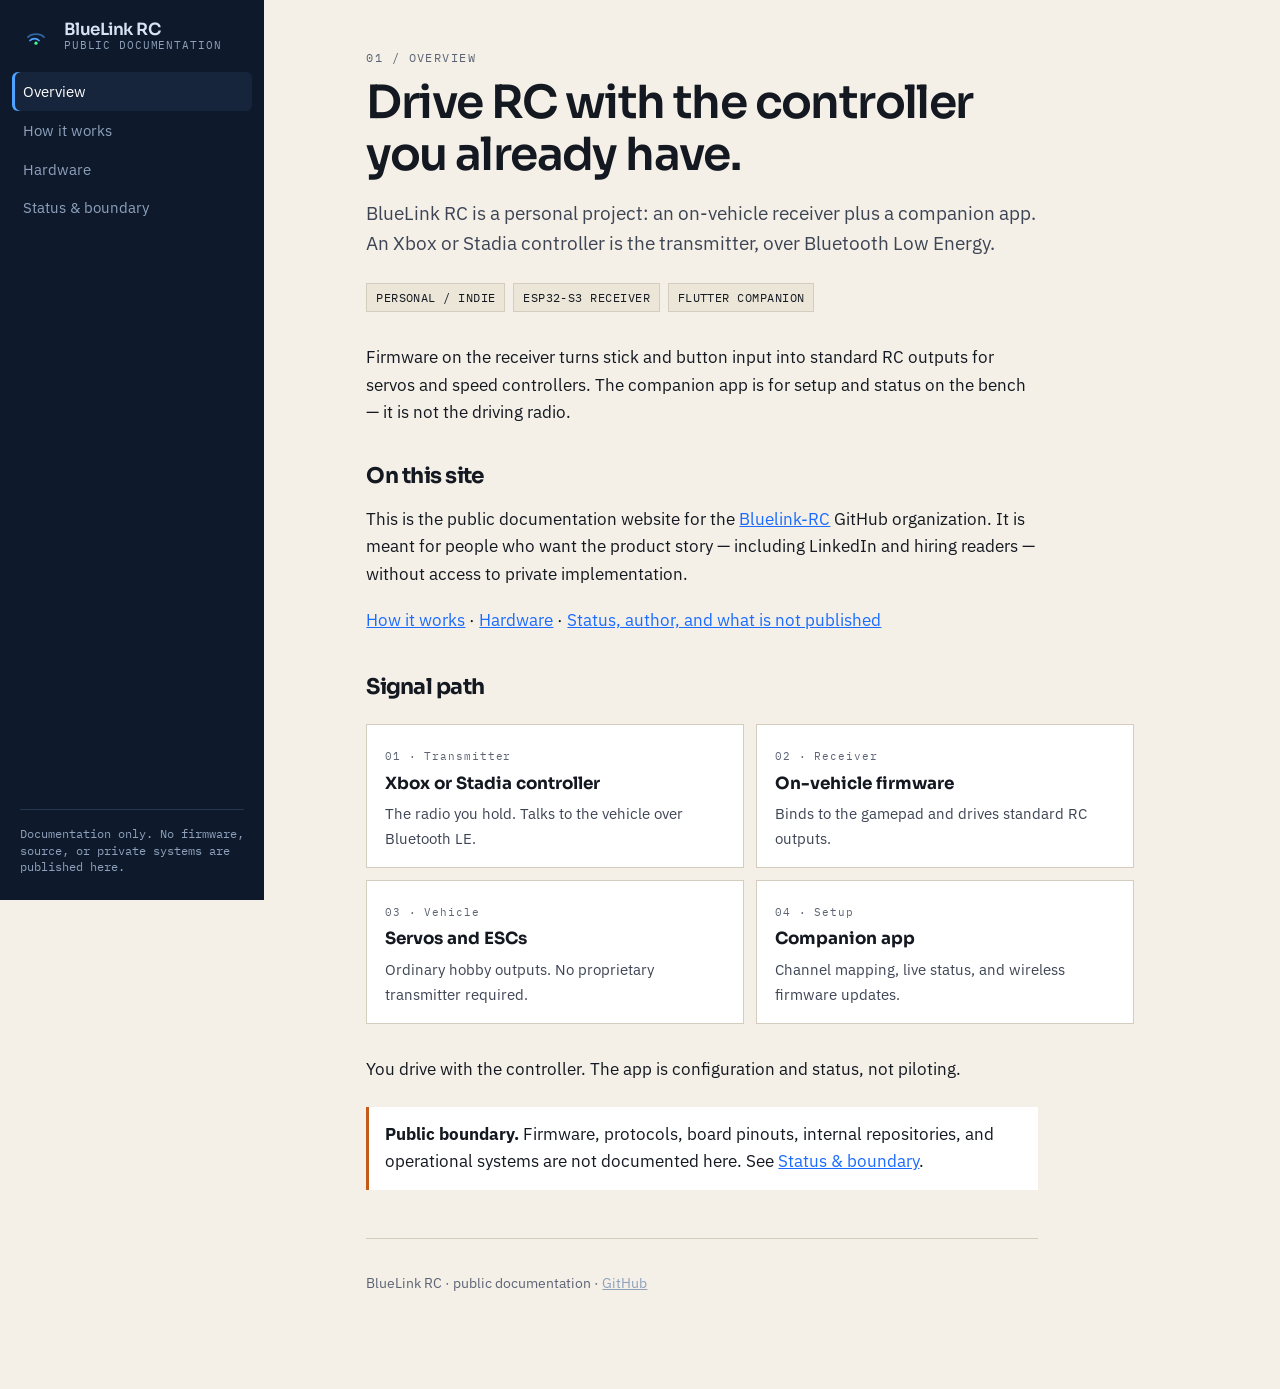
<file: docs/index.html>
<!DOCTYPE html>
<html lang="en">
<head>
  <meta charset="utf-8">
  <meta name="viewport" content="width=device-width, initial-scale=1">
  <title>BlueLink RC — public documentation</title>
  <meta name="description" content="Public documentation for BlueLink RC: drive RC vehicles with an Xbox or Stadia controller over Bluetooth Low Energy.">
  <meta property="og:title" content="BlueLink RC">
  <meta property="og:description" content="Drive RC vehicles with an Xbox or Stadia controller over Bluetooth Low Energy.">
  <meta property="og:type" content="website">
  <meta property="og:url" content="https://bluelink-rc.github.io/bluelink-rc/">
  <meta name="theme-color" content="#0E1A2B">
  <link rel="icon" href="favicon.svg" type="image/svg+xml">
  <link rel="preconnect" href="https://fonts.googleapis.com">
  <link rel="preconnect" href="https://fonts.gstatic.com" crossorigin>
  <link href="https://fonts.googleapis.com/css2?family=IBM+Plex+Mono:wght@400;500&family=IBM+Plex+Sans:wght@400;500;600&family=Sora:wght@500;600&display=swap" rel="stylesheet">
  <link rel="stylesheet" href="styles.css">
</head>
<body>
  <a class="skip" href="#main">Skip to content</a>
  <div class="shell">
    <aside class="sidebar">
      <a class="brand" href="index.html">
        <img src="favicon.svg" alt="">
        <span class="brand-name">BlueLink RC<span>Public documentation</span></span>
      </a>
      <button class="nav-toggle" type="button" aria-expanded="false" aria-controls="site-menu">Menu</button>
      <nav class="menu" id="site-menu" aria-label="Documentation">
        <a href="index.html" aria-current="page">Overview</a>
        <a href="how-it-works.html">How it works</a>
        <a href="hardware.html">Hardware</a>
        <a href="about.html">Status &amp; boundary</a>
      </nav>
      <p class="sidebar-note">Documentation only. No firmware, source, or private systems are published here.</p>
    </aside>
    <main class="content" id="main">
      <p class="kicker">01 / Overview</p>
      <h1>Drive RC with the controller you already have.</h1>
      <p class="lede">BlueLink RC is a personal project: an on-vehicle receiver plus a companion app. An Xbox or Stadia controller is the transmitter, over Bluetooth Low Energy.</p>
      <div class="meta">
        <span class="pill">Personal / indie</span>
        <span class="pill">ESP32-S3 receiver</span>
        <span class="pill">Flutter companion</span>
      </div>

      <p>Firmware on the receiver turns stick and button input into standard RC outputs for servos and speed controllers. The companion app is for setup and status on the bench — it is not the driving radio.</p>

      <h2>On this site</h2>
      <p>This is the public documentation website for the <a href="https://github.com/Bluelink-RC">Bluelink-RC</a> GitHub organization. It is meant for people who want the product story — including LinkedIn and hiring readers — without access to private implementation.</p>
      <p class="toc">
        <a href="how-it-works.html">How it works</a> ·
        <a href="hardware.html">Hardware</a> ·
        <a href="about.html">Status, author, and what is not published</a>
      </p>

      <h2>Signal path</h2>
      <ol class="path">
        <li>
          <span class="n">01 · Transmitter</span>
          <strong>Xbox or Stadia controller</strong>
          <p>The radio you hold. Talks to the vehicle over Bluetooth LE.</p>
        </li>
        <li>
          <span class="n">02 · Receiver</span>
          <strong>On-vehicle firmware</strong>
          <p>Binds to the gamepad and drives standard RC outputs.</p>
        </li>
        <li>
          <span class="n">03 · Vehicle</span>
          <strong>Servos and ESCs</strong>
          <p>Ordinary hobby outputs. No proprietary transmitter required.</p>
        </li>
        <li>
          <span class="n">04 · Setup</span>
          <strong>Companion app</strong>
          <p>Channel mapping, live status, and wireless firmware updates.</p>
        </li>
      </ol>
      <p>You drive with the controller. The app is configuration and status, not piloting.</p>

      <div class="callout bound">
        <strong>Public boundary.</strong> Firmware, protocols, board pinouts, internal repositories, and operational systems are not documented here. See <a href="about.html">Status &amp; boundary</a>.
      </div>

      <footer>
        <p>BlueLink RC · public documentation · <a class="gh" href="https://github.com/Bluelink-RC/bluelink-rc">GitHub</a></p>
      </footer>
    </main>
  </div>
  <script src="site.js"></script>
</body>
</html>
</file>
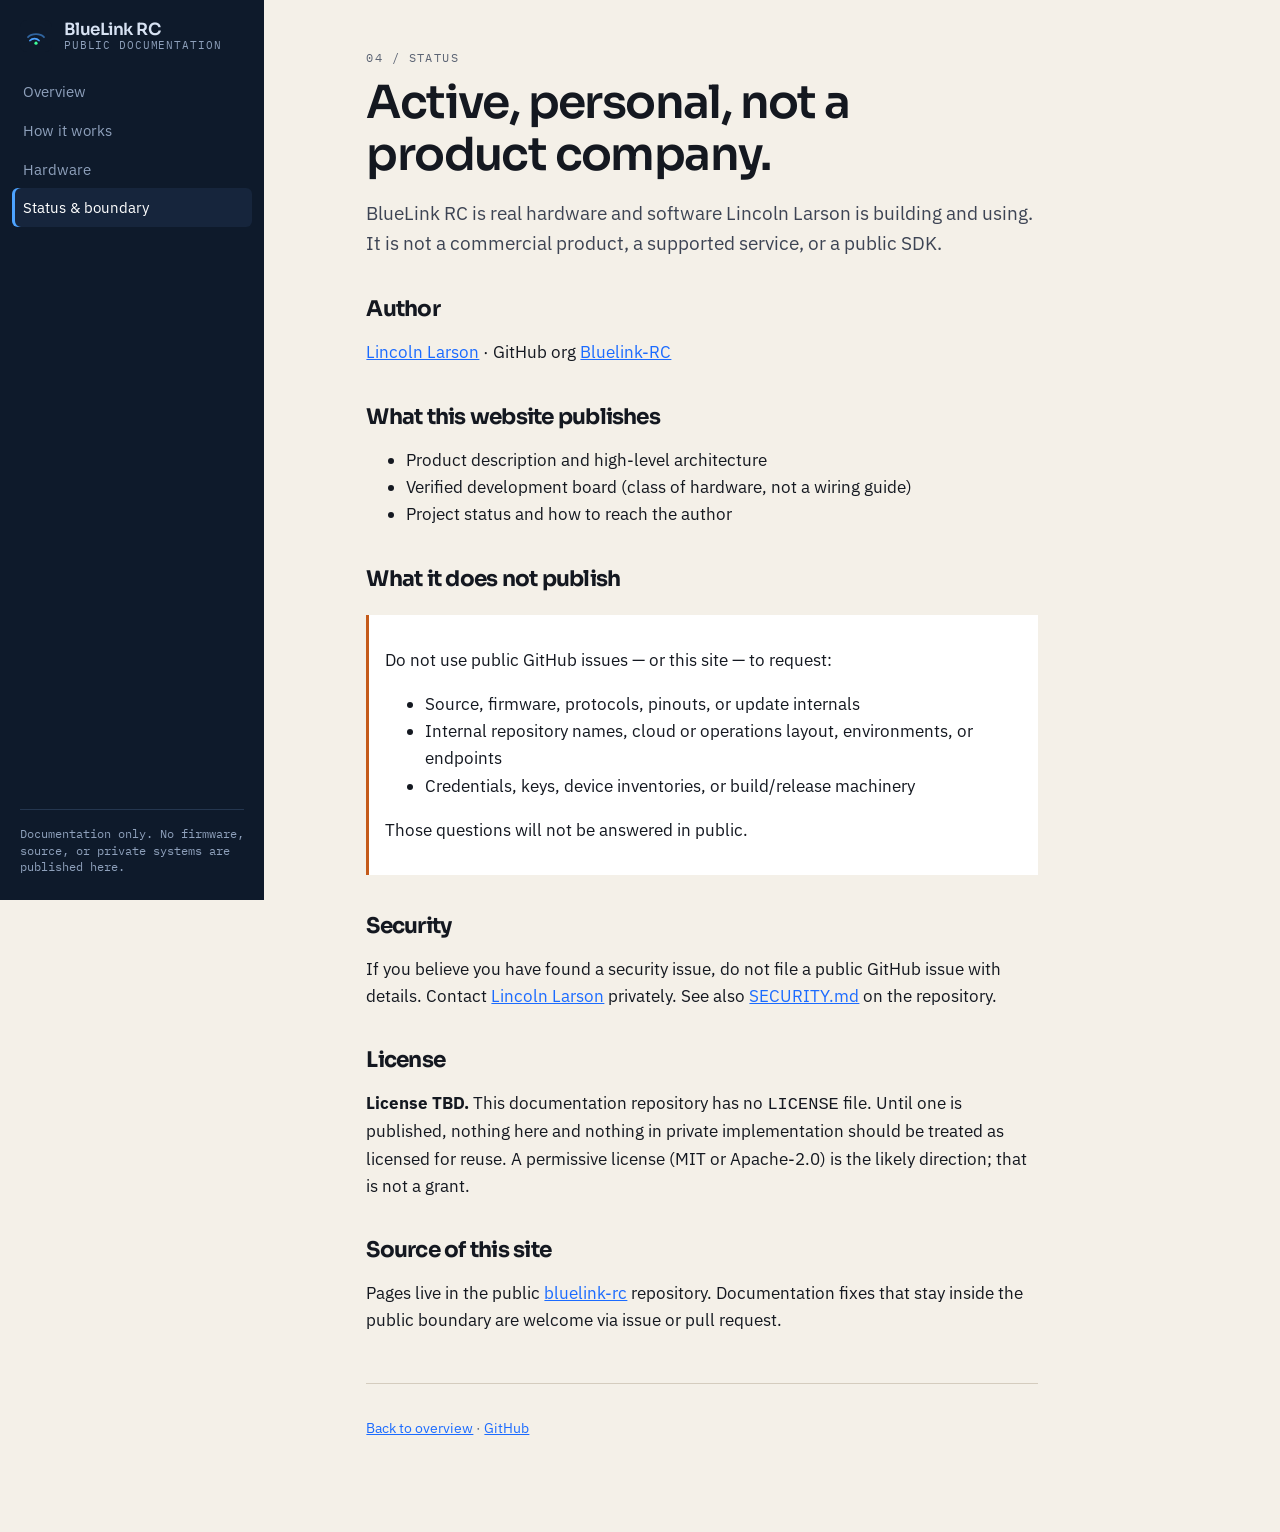
<file: docs/about.html>
<!DOCTYPE html>
<html lang="en">
<head>
  <meta charset="utf-8">
  <meta name="viewport" content="width=device-width, initial-scale=1">
  <title>Status &amp; boundary — BlueLink RC</title>
  <meta name="description" content="Project status, author, license, and the public documentation boundary for BlueLink RC.">
  <meta name="theme-color" content="#0E1A2B">
  <link rel="icon" href="favicon.svg" type="image/svg+xml">
  <link rel="preconnect" href="https://fonts.googleapis.com">
  <link rel="preconnect" href="https://fonts.gstatic.com" crossorigin>
  <link href="https://fonts.googleapis.com/css2?family=IBM+Plex+Mono:wght@400;500&family=IBM+Plex+Sans:wght@400;500;600&family=Sora:wght@500;600&display=swap" rel="stylesheet">
  <link rel="stylesheet" href="styles.css">
</head>
<body>
  <a class="skip" href="#main">Skip to content</a>
  <div class="shell">
    <aside class="sidebar">
      <a class="brand" href="index.html">
        <img src="favicon.svg" alt="">
        <span class="brand-name">BlueLink RC<span>Public documentation</span></span>
      </a>
      <button class="nav-toggle" type="button" aria-expanded="false" aria-controls="site-menu">Menu</button>
      <nav class="menu" id="site-menu" aria-label="Documentation">
        <a href="index.html">Overview</a>
        <a href="how-it-works.html">How it works</a>
        <a href="hardware.html">Hardware</a>
        <a href="about.html" aria-current="page">Status &amp; boundary</a>
      </nav>
      <p class="sidebar-note">Documentation only. No firmware, source, or private systems are published here.</p>
    </aside>
    <main class="content" id="main">
      <p class="kicker">04 / Status</p>
      <h1>Active, personal, not a product company.</h1>
      <p class="lede">BlueLink RC is real hardware and software Lincoln Larson is building and using. It is not a commercial product, a supported service, or a public SDK.</p>

      <h2>Author</h2>
      <p><a href="https://github.com/modernn">Lincoln Larson</a> · GitHub org <a href="https://github.com/Bluelink-RC">Bluelink-RC</a></p>

      <h2>What this website publishes</h2>
      <ul>
        <li>Product description and high-level architecture</li>
        <li>Verified development board (class of hardware, not a wiring guide)</li>
        <li>Project status and how to reach the author</li>
      </ul>

      <h2>What it does not publish</h2>
      <div class="callout bound">
        <p>Do not use public GitHub issues — or this site — to request:</p>
        <ul>
          <li>Source, firmware, protocols, pinouts, or update internals</li>
          <li>Internal repository names, cloud or operations layout, environments, or endpoints</li>
          <li>Credentials, keys, device inventories, or build/release machinery</li>
        </ul>
        <p>Those questions will not be answered in public.</p>
      </div>

      <h2>Security</h2>
      <p>If you believe you have found a security issue, do not file a public GitHub issue with details. Contact <a href="https://github.com/modernn">Lincoln Larson</a> privately. See also <a href="https://github.com/Bluelink-RC/bluelink-rc/blob/main/SECURITY.md">SECURITY.md</a> on the repository.</p>

      <h2>License</h2>
      <p><strong>License TBD.</strong> This documentation repository has no <code>LICENSE</code> file. Until one is published, nothing here and nothing in private implementation should be treated as licensed for reuse. A permissive license (MIT or Apache-2.0) is the likely direction; that is not a grant.</p>

      <h2>Source of this site</h2>
      <p>Pages live in the public <a href="https://github.com/Bluelink-RC/bluelink-rc">bluelink-rc</a> repository. Documentation fixes that stay inside the public boundary are welcome via issue or pull request.</p>

      <footer>
        <p><a href="index.html">Back to overview</a> · <a href="https://github.com/Bluelink-RC/bluelink-rc">GitHub</a></p>
      </footer>
    </main>
  </div>
  <script src="site.js"></script>
</body>
</html>
</file>
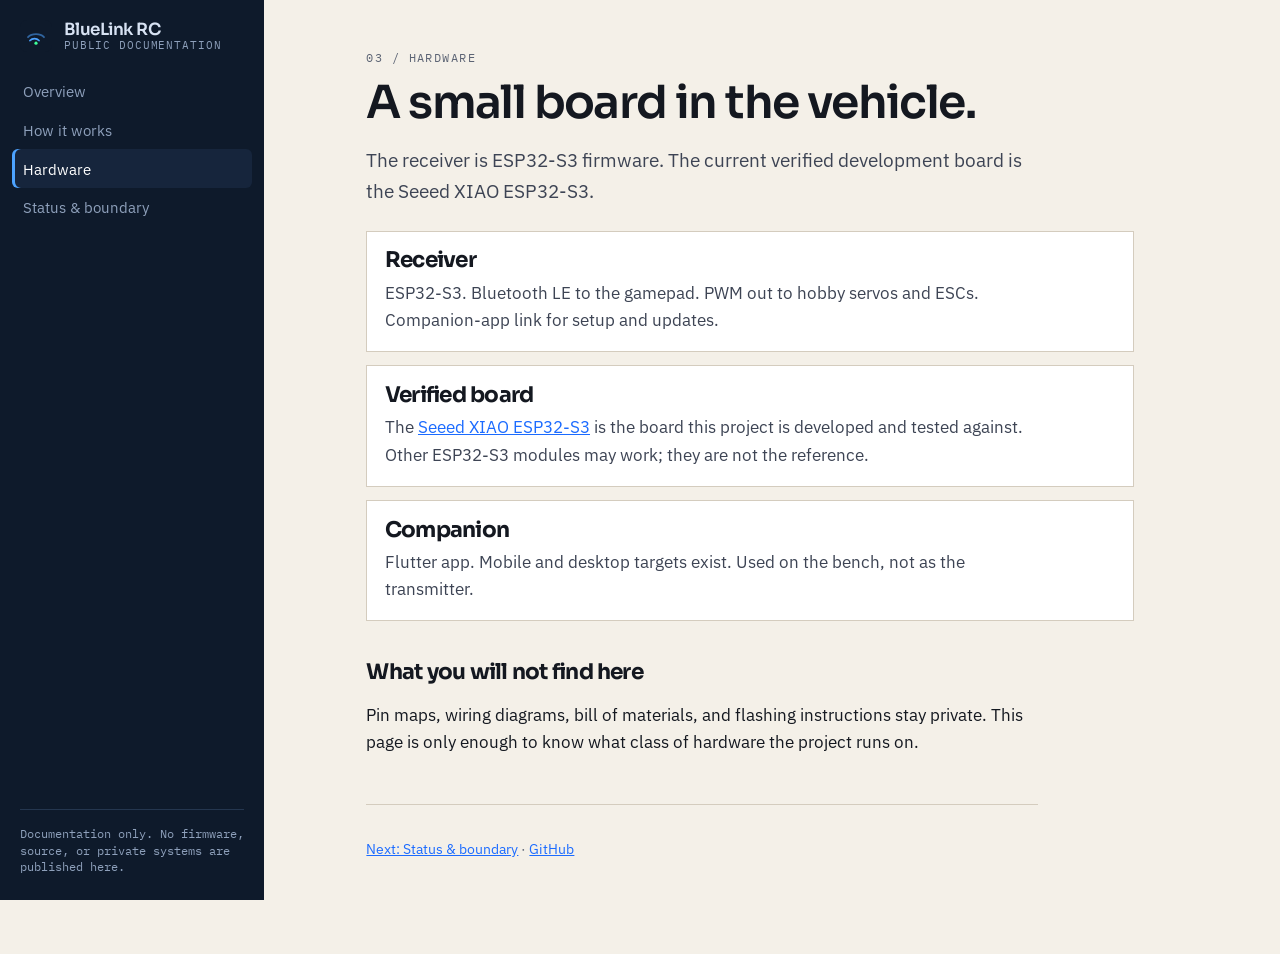
<file: docs/hardware.html>
<!DOCTYPE html>
<html lang="en">
<head>
  <meta charset="utf-8">
  <meta name="viewport" content="width=device-width, initial-scale=1">
  <title>Hardware — BlueLink RC</title>
  <meta name="description" content="Public hardware note for BlueLink RC: ESP32-S3 receiver, verified on the Seeed XIAO ESP32-S3.">
  <meta name="theme-color" content="#0E1A2B">
  <link rel="icon" href="favicon.svg" type="image/svg+xml">
  <link rel="preconnect" href="https://fonts.googleapis.com">
  <link rel="preconnect" href="https://fonts.gstatic.com" crossorigin>
  <link href="https://fonts.googleapis.com/css2?family=IBM+Plex+Mono:wght@400;500&family=IBM+Plex+Sans:wght@400;500;600&family=Sora:wght@500;600&display=swap" rel="stylesheet">
  <link rel="stylesheet" href="styles.css">
</head>
<body>
  <a class="skip" href="#main">Skip to content</a>
  <div class="shell">
    <aside class="sidebar">
      <a class="brand" href="index.html">
        <img src="favicon.svg" alt="">
        <span class="brand-name">BlueLink RC<span>Public documentation</span></span>
      </a>
      <button class="nav-toggle" type="button" aria-expanded="false" aria-controls="site-menu">Menu</button>
      <nav class="menu" id="site-menu" aria-label="Documentation">
        <a href="index.html">Overview</a>
        <a href="how-it-works.html">How it works</a>
        <a href="hardware.html" aria-current="page">Hardware</a>
        <a href="about.html">Status &amp; boundary</a>
      </nav>
      <p class="sidebar-note">Documentation only. No firmware, source, or private systems are published here.</p>
    </aside>
    <main class="content" id="main">
      <p class="kicker">03 / Hardware</p>
      <h1>A small board in the vehicle.</h1>
      <p class="lede">The receiver is ESP32-S3 firmware. The current verified development board is the Seeed XIAO ESP32-S3.</p>

      <div class="cards">
        <article class="card">
          <h2>Receiver</h2>
          <p>ESP32-S3. Bluetooth LE to the gamepad. PWM out to hobby servos and ESCs. Companion-app link for setup and updates.</p>
        </article>
        <article class="card">
          <h2>Verified board</h2>
          <p>The <a href="https://www.seeedstudio.com/XIAO-ESP32S3-p-5627.html">Seeed XIAO ESP32-S3</a> is the board this project is developed and tested against. Other ESP32-S3 modules may work; they are not the reference.</p>
        </article>
        <article class="card">
          <h2>Companion</h2>
          <p>Flutter app. Mobile and desktop targets exist. Used on the bench, not as the transmitter.</p>
        </article>
      </div>

      <h2>What you will not find here</h2>
      <p>Pin maps, wiring diagrams, bill of materials, and flashing instructions stay private. This page is only enough to know what class of hardware the project runs on.</p>

      <footer>
        <p><a href="about.html">Next: Status &amp; boundary</a> · <a href="https://github.com/Bluelink-RC/bluelink-rc">GitHub</a></p>
      </footer>
    </main>
  </div>
  <script src="site.js"></script>
</body>
</html>
</file>
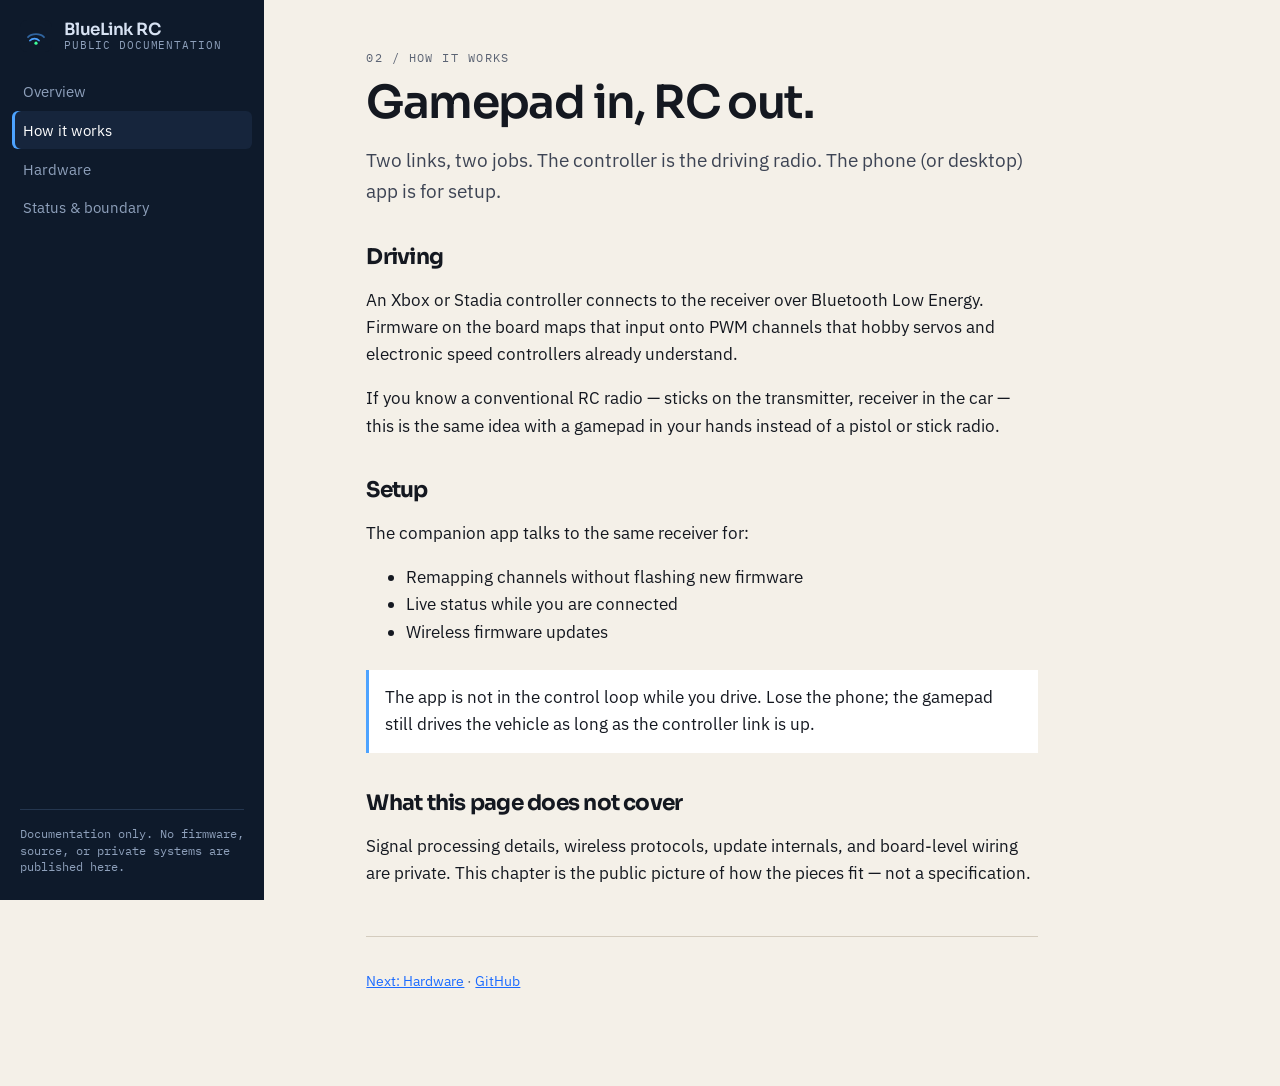
<file: docs/how-it-works.html>
<!DOCTYPE html>
<html lang="en">
<head>
  <meta charset="utf-8">
  <meta name="viewport" content="width=device-width, initial-scale=1">
  <title>How it works — BlueLink RC</title>
  <meta name="description" content="High-level architecture for BlueLink RC: gamepad over BLE to an on-vehicle receiver, with a companion app for setup.">
  <meta name="theme-color" content="#0E1A2B">
  <link rel="icon" href="favicon.svg" type="image/svg+xml">
  <link rel="preconnect" href="https://fonts.googleapis.com">
  <link rel="preconnect" href="https://fonts.gstatic.com" crossorigin>
  <link href="https://fonts.googleapis.com/css2?family=IBM+Plex+Mono:wght@400;500&family=IBM+Plex+Sans:wght@400;500;600&family=Sora:wght@500;600&display=swap" rel="stylesheet">
  <link rel="stylesheet" href="styles.css">
</head>
<body>
  <a class="skip" href="#main">Skip to content</a>
  <div class="shell">
    <aside class="sidebar">
      <a class="brand" href="index.html">
        <img src="favicon.svg" alt="">
        <span class="brand-name">BlueLink RC<span>Public documentation</span></span>
      </a>
      <button class="nav-toggle" type="button" aria-expanded="false" aria-controls="site-menu">Menu</button>
      <nav class="menu" id="site-menu" aria-label="Documentation">
        <a href="index.html">Overview</a>
        <a href="how-it-works.html" aria-current="page">How it works</a>
        <a href="hardware.html">Hardware</a>
        <a href="about.html">Status &amp; boundary</a>
      </nav>
      <p class="sidebar-note">Documentation only. No firmware, source, or private systems are published here.</p>
    </aside>
    <main class="content" id="main">
      <p class="kicker">02 / How it works</p>
      <h1>Gamepad in, RC out.</h1>
      <p class="lede">Two links, two jobs. The controller is the driving radio. The phone (or desktop) app is for setup.</p>

      <h2>Driving</h2>
      <p>An Xbox or Stadia controller connects to the receiver over Bluetooth Low Energy. Firmware on the board maps that input onto PWM channels that hobby servos and electronic speed controllers already understand.</p>
      <p>If you know a conventional RC radio — sticks on the transmitter, receiver in the car — this is the same idea with a gamepad in your hands instead of a pistol or stick radio.</p>

      <h2>Setup</h2>
      <p>The companion app talks to the same receiver for:</p>
      <ul>
        <li>Remapping channels without flashing new firmware</li>
        <li>Live status while you are connected</li>
        <li>Wireless firmware updates</li>
      </ul>
      <div class="callout">
        The app is not in the control loop while you drive. Lose the phone; the gamepad still drives the vehicle as long as the controller link is up.
      </div>

      <h2>What this page does not cover</h2>
      <p>Signal processing details, wireless protocols, update internals, and board-level wiring are private. This chapter is the public picture of how the pieces fit — not a specification.</p>

      <footer>
        <p><a href="hardware.html">Next: Hardware</a> · <a href="https://github.com/Bluelink-RC/bluelink-rc">GitHub</a></p>
      </footer>
    </main>
  </div>
  <script src="site.js"></script>
</body>
</html>
</file>
<file: docs/styles.css>
:root {
  --ink: #141820;
  --ink-soft: #3d4454;
  --muted: #5c6474;
  --paper: #f4f0e8;
  --paper-2: #ebe6d8;
  --line: #d4ccbe;
  --navy: #0e1a2b;
  --navy-2: #16253c;
  --navy-text: #d7e2f3;
  --navy-muted: #8ea0bb;
  --signal: #4da3ff;
  --led: #3dff9a;
  --warn: #c45a1a;
  --focus: #1b6bff;
  --sidebar: 16.5rem;
  --max: 42rem;
  --sans: "IBM Plex Sans", "Segoe UI", sans-serif;
  --display: "Sora", "IBM Plex Sans", sans-serif;
  --mono: "IBM Plex Mono", ui-monospace, monospace;
}

*,
*::before,
*::after {
  box-sizing: border-box;
}

html {
  scroll-behavior: smooth;
}

body {
  margin: 0;
  color: var(--ink);
  background: var(--paper);
  font-family: var(--sans);
  font-size: 1.0625rem;
  line-height: 1.6;
}

img {
  max-width: 100%;
}

a {
  color: var(--focus);
}

a:hover {
  text-decoration-thickness: 2px;
}

:focus-visible {
  outline: 2px solid var(--focus);
  outline-offset: 3px;
}

.skip {
  position: absolute;
  left: 0.75rem;
  top: -3rem;
  z-index: 20;
  padding: 0.4rem 0.7rem;
  background: #fff;
  color: var(--ink);
}

.skip:focus {
  top: 0.75rem;
}

.shell {
  min-height: 100vh;
}

.sidebar {
  background: var(--navy);
  color: var(--navy-text);
}

.brand {
  display: flex;
  gap: 0.75rem;
  align-items: center;
  padding: 1.25rem 1.25rem 1rem;
  color: inherit;
  text-decoration: none;
}

.brand:hover {
  text-decoration: none;
}

.brand img {
  width: 2rem;
  height: 2rem;
}

.brand-name {
  font-family: var(--display);
  font-weight: 600;
  letter-spacing: -0.03em;
  font-size: 1.05rem;
  line-height: 1.15;
}

.brand-name span {
  display: block;
  color: var(--navy-muted);
  font-family: var(--mono);
  font-size: 0.68rem;
  font-weight: 400;
  letter-spacing: 0.08em;
  text-transform: uppercase;
}

.nav-toggle {
  display: none;
  margin: 0 1rem 1rem;
  width: calc(100% - 2rem);
  border: 1px solid #2a3d58;
  background: var(--navy-2);
  color: var(--navy-text);
  font: 500 0.9rem var(--sans);
  padding: 0.55rem 0.8rem;
  cursor: pointer;
}

.menu {
  padding: 0.25rem 0.75rem 1.5rem;
}

.menu a {
  display: block;
  color: var(--navy-muted);
  text-decoration: none;
  padding: 0.45rem 0.7rem;
  border-radius: 6px;
  font-size: 0.95rem;
}

.menu a:hover,
.menu a[aria-current="page"] {
  color: #fff;
  background: var(--navy-2);
}

.menu a[aria-current="page"] {
  box-shadow: inset 3px 0 0 var(--signal);
}

.sidebar-note {
  margin: 0 1.25rem 1.5rem;
  padding-top: 1rem;
  border-top: 1px solid #24364f;
  color: var(--navy-muted);
  font-family: var(--mono);
  font-size: 0.72rem;
  line-height: 1.45;
}

.content {
  padding: 2.25rem 1.5rem 4rem;
}

.kicker {
  font-family: var(--mono);
  font-size: 0.75rem;
  letter-spacing: 0.12em;
  text-transform: uppercase;
  color: var(--muted);
  margin: 0 0 0.6rem;
}

h1,
h2,
h3 {
  font-family: var(--display);
  letter-spacing: -0.035em;
  line-height: 1.15;
}

h1 {
  font-size: clamp(2rem, 4vw, 2.85rem);
  font-weight: 600;
  margin: 0 0 1rem;
  max-width: 18ch;
}

h2 {
  font-size: 1.35rem;
  margin: 2.4rem 0 0.7rem;
}

h3 {
  font-size: 1.05rem;
  margin: 1.6rem 0 0.4rem;
}

.lede,
p,
ul,
ol {
  max-width: var(--max);
}

.lede {
  font-size: 1.2rem;
  color: var(--ink-soft);
  margin: 0 0 1.5rem;
}

.meta {
  display: flex;
  flex-wrap: wrap;
  gap: 0.5rem;
  margin: 0 0 2rem;
}

.pill {
  font-family: var(--mono);
  font-size: 0.72rem;
  letter-spacing: 0.04em;
  text-transform: uppercase;
  padding: 0.28rem 0.55rem;
  border: 1px solid var(--line);
  background: var(--paper-2);
}

.path {
  list-style: none;
  padding: 0;
  margin: 1.5rem 0 2rem;
  display: grid;
  gap: 0.75rem;
}

.path li {
  background: #fff;
  border: 1px solid var(--line);
  padding: 1rem 1.1rem 1.05rem;
  max-width: var(--max);
}

.path .n {
  font-family: var(--mono);
  font-size: 0.7rem;
  color: var(--muted);
  letter-spacing: 0.08em;
}

.path strong {
  display: block;
  font-family: var(--display);
  font-size: 1.05rem;
  margin: 0.15rem 0 0.25rem;
}

.path p {
  margin: 0;
  color: var(--ink-soft);
  font-size: 0.95rem;
}

.connector {
  font-family: var(--mono);
  font-size: 0.75rem;
  color: var(--muted);
  padding: 0 0.15rem;
}

.callout {
  max-width: var(--max);
  border-left: 3px solid var(--signal);
  background: #fff;
  padding: 0.9rem 1rem;
  margin: 1.5rem 0;
}

.callout.bound {
  border-left-color: var(--warn);
}

.cards {
  display: grid;
  gap: 0.85rem;
  margin: 1.25rem 0 2rem;
  max-width: 48rem;
}

.card {
  background: #fff;
  border: 1px solid var(--line);
  padding: 1.05rem 1.1rem;
}

.card h2,
.card h3 {
  margin: 0 0 0.4rem;
}

.card p {
  margin: 0;
  color: var(--ink-soft);
}

.toc a {
  display: inline-block;
  margin: 0.15rem 0;
}

footer {
  max-width: var(--max);
  margin-top: 3rem;
  padding-top: 1.1rem;
  border-top: 1px solid var(--line);
  color: var(--muted);
  font-size: 0.9rem;
}

.gh {
  color: var(--navy-muted);
  font-size: 0.85rem;
}

@media (min-width: 1100px) {
  .path {
    grid-template-columns: repeat(4, minmax(0, 1fr));
  }
}

@media (min-width: 860px) {
  .shell {
    display: grid;
    grid-template-columns: var(--sidebar) minmax(0, 1fr);
  }

  .sidebar {
    position: sticky;
    top: 0;
    height: 100vh;
    display: flex;
    flex-direction: column;
  }

  .menu {
    flex: 1;
  }

  .content {
    padding: 3rem 8vw 5rem;
  }

  .path {
    grid-template-columns: repeat(2, minmax(0, 1fr));
    max-width: 48rem;
  }
}

@media (max-width: 859px) {
  .nav-toggle {
    display: block;
  }

  .menu {
    display: none;
  }

  .menu.open {
    display: block;
  }
}

@media (prefers-reduced-motion: reduce) {
  html {
    scroll-behavior: auto;
  }
}
</file>
